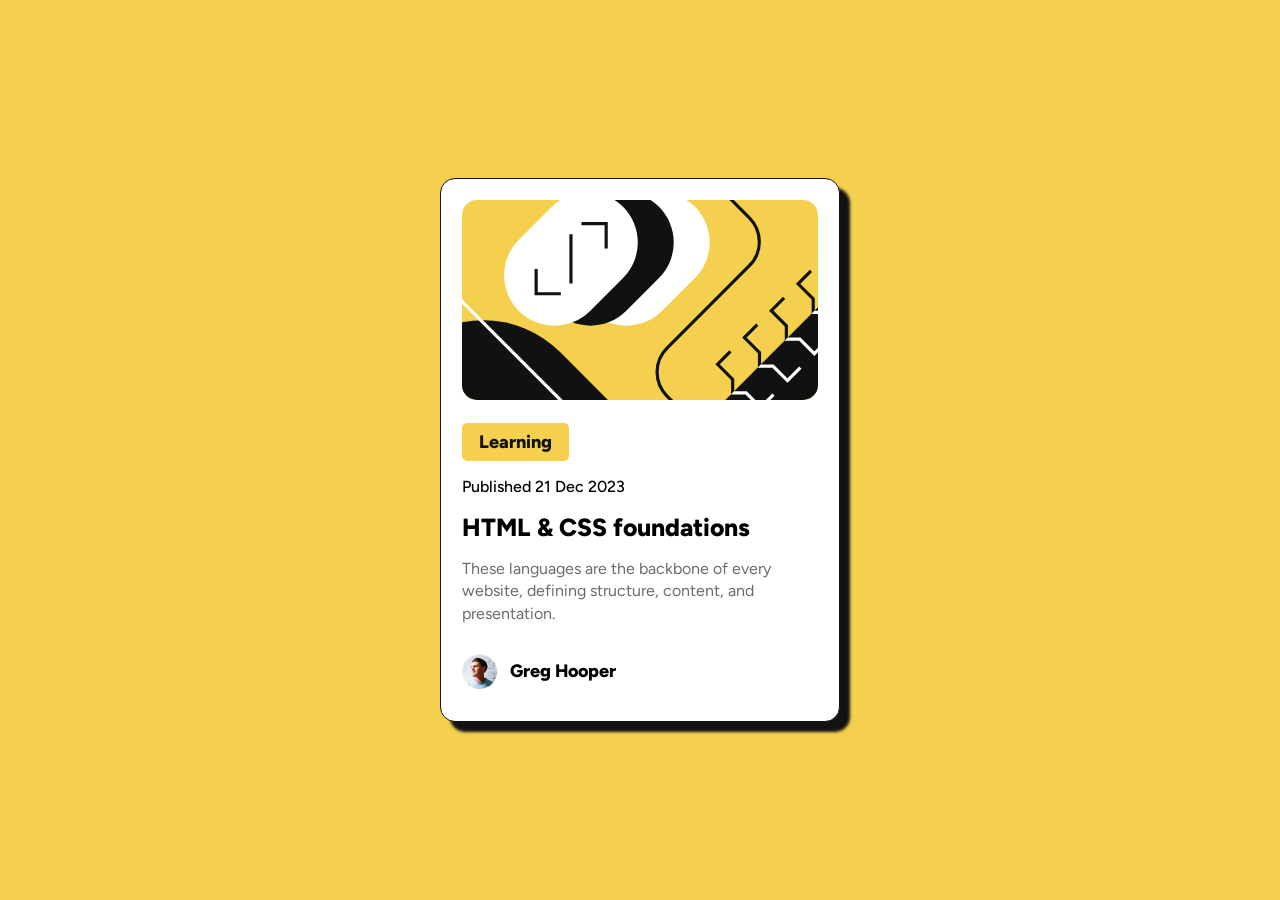
<file: blog-preview-card-main/index.html>
<!doctype html>
<html lang="en">
  <head>
    <meta charset="UTF-8" />
    <meta name="viewport" content="width=device-width, initial-scale=1.0" />
    <!-- displays site properly based on user's device -->
    <!-- Fonts -->
    <link rel="preconnect" href="https://fonts.googleapis.com" />
    <link rel="preconnect" href="https://fonts.gstatic.com" crossorigin />
    <link
      href="https://fonts.googleapis.com/css2?family=Figtree:ital,wght@0,300..900;1,300..900&family=Outfit:wght@100..900&display=swap"
      rel="stylesheet"
    />

    <link
      rel="icon"
      type="image/png"
      sizes="32x32"
      href="./assets/images/favicon-32x32.png"
    />

    <title>Frontend Mentor | Blog preview card</title>

    <link rel="stylesheet" href="style.css" />
  </head>
  <body>
    <main class="hero">
      <article class="card">
        <img src="./assets/images/illustration-article.svg" alt="image" />

        <p class="highlight">Learning</p>

        <p class="publish">Published 21 Dec 2023</p>

        <h2 class="header">HTML & CSS foundations</h2>

        <p class="text">
          These languages are the backbone of every website, defining structure,
          content, and presentation.
        </p>

        <div class="info">
          <img src="./assets/images/image-avatar.webp" alt="image 2" />
          <h3 class="info-name">Greg Hooper</h3>
        </div>
      </article>
    </main>
  </body>
</html>
</file>
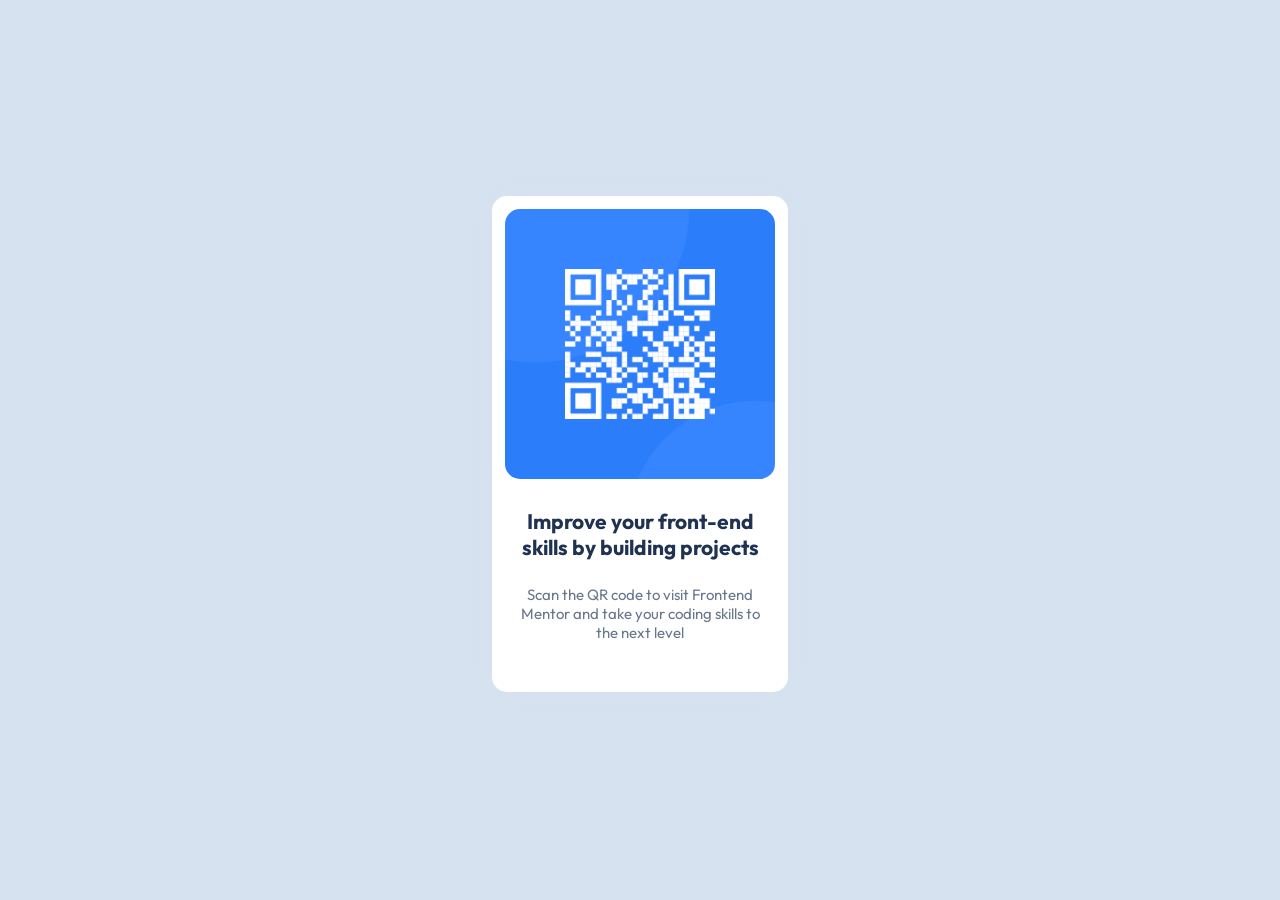
<file: qr-code-component-main/index.html>
<!doctype html>
<html lang="en">
  <head>
    <meta charset="UTF-8" />
    <meta name="viewport" content="width=device-width, initial-scale=1.0" />
    <link rel="preconnect" href="https://fonts.googleapis.com" />
    <link rel="preconnect" href="https://fonts.gstatic.com" crossorigin />
    <link
      href="https://fonts.googleapis.com/css2?family=Outfit:wght@100..900&display=swap"
      rel="stylesheet"
    />

    <!-- displays site properly based on user's device -->

    <link
      rel="icon"
      type="image/png"
      sizes="32x32"
      href="./images/favicon-32x32.png"
    />
    <link rel="stylesheet" href="style.css" />

    <title>Frontend Mentor | QR code component</title>

    <!-- Feel free to remove these styles or customise in your own stylesheet 👍 -->
  </head>
  <body>
    <main class="hero">
      <img src="./images/image-qr-code.png" alt="QR-codeImage" />
      <h2 class="hero-head">
        Improve your front-end skills by building projects
      </h2>
      <p class="hero-text">
        Scan the QR code to visit Frontend Mentor and take your coding skills to
        the next level
      </p>
    </main>
  </body>
</html>
</file>
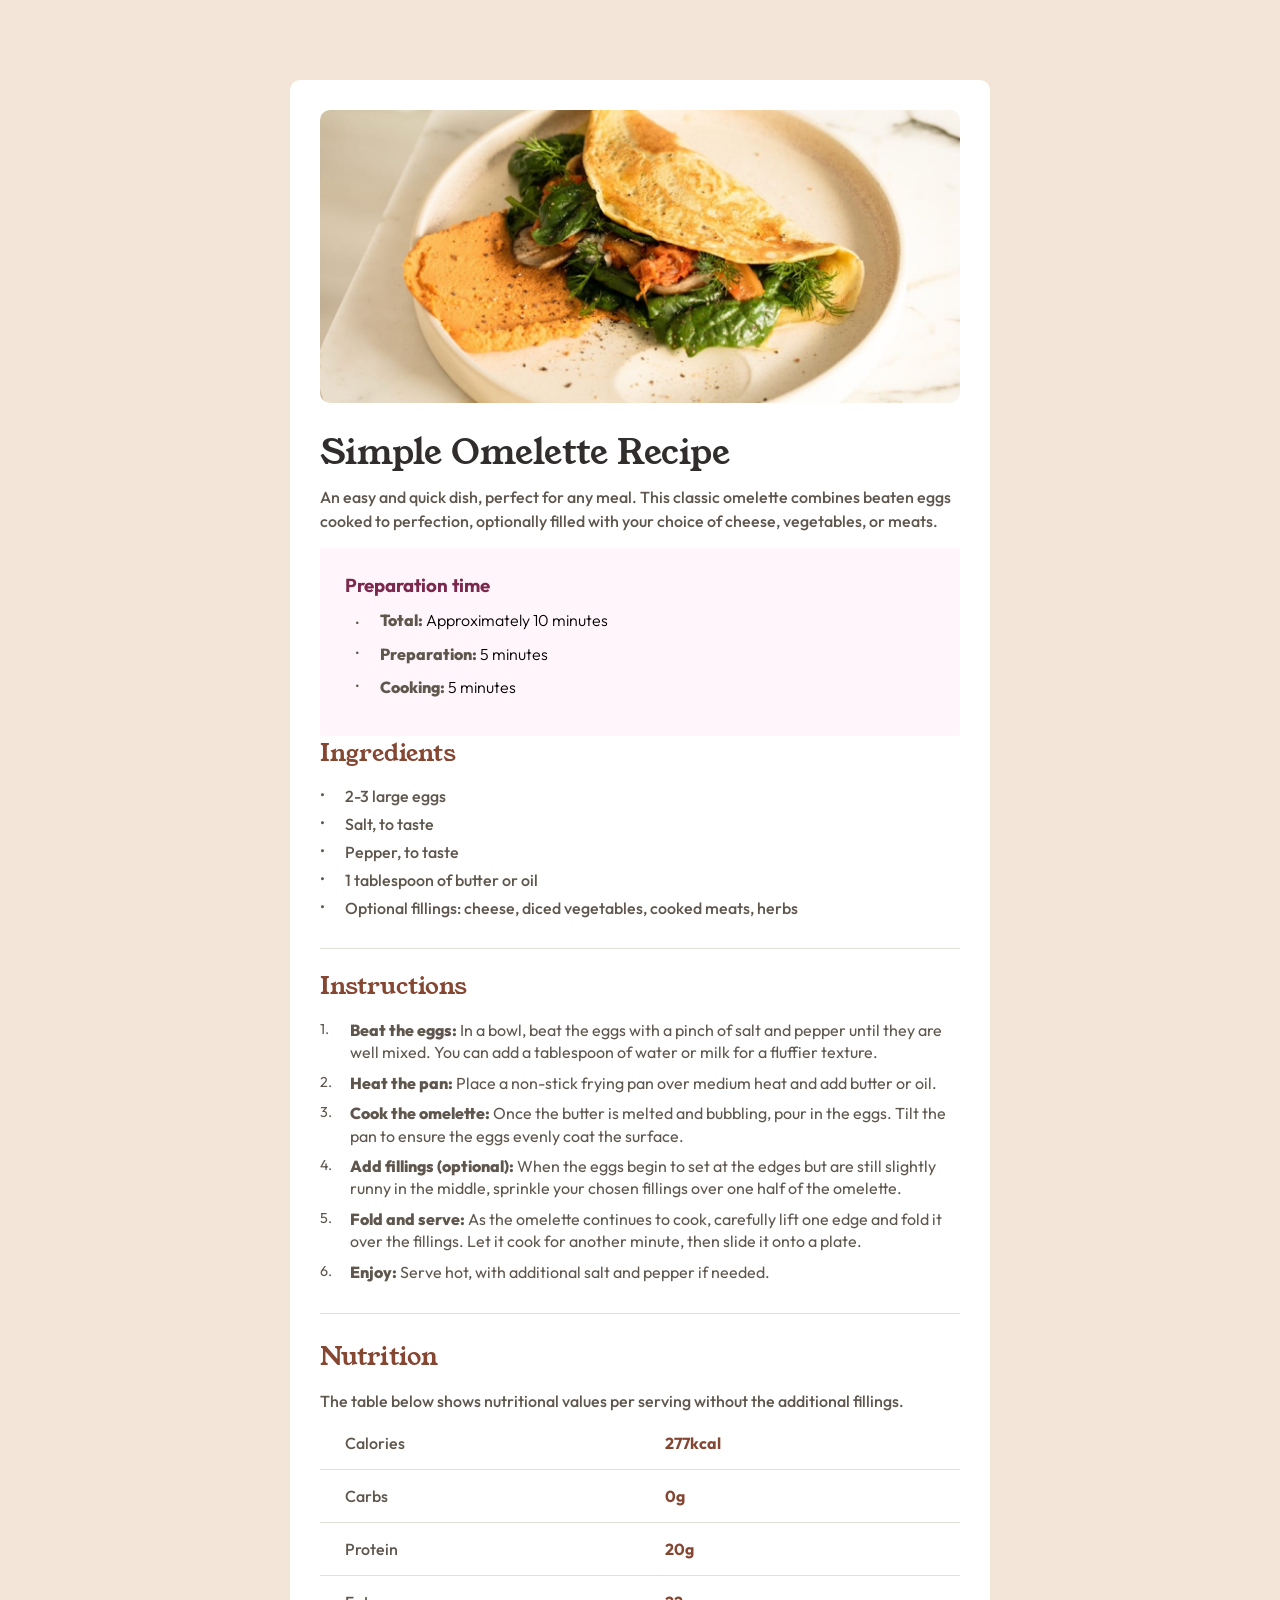
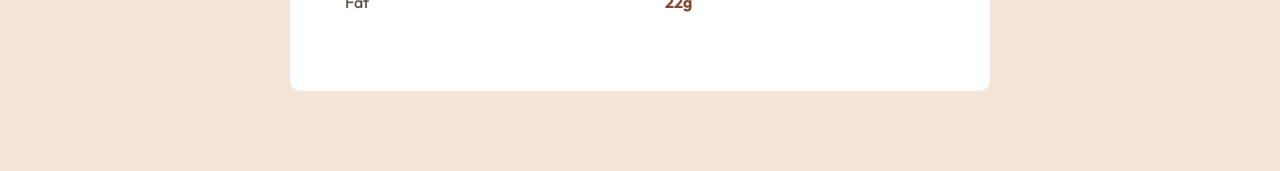
<file: recipe-page-main/index.html>
<!doctype html>
<html lang="en">
  <head>
    <meta charset="UTF-8" />
    <meta name="viewport" content="width=device-width, initial-scale=1.0" />
    <!-- displays site properly based on user's device -->

    <link
      rel="icon"
      type="image/png"
      sizes="32x32"
      href="./assets/images/favicon-32x32.png"
    />

    <link rel="preconnect" href="https://fonts.googleapis.com" />
    <link rel="preconnect" href="https://fonts.gstatic.com" crossorigin />
    <link
      href="https://fonts.googleapis.com/css2?family=Young+Serif&display=swap"
      rel="stylesheet"
    />
    <link rel="preconnect" href="https://fonts.googleapis.com" />
    <link rel="preconnect" href="https://fonts.gstatic.com" crossorigin />
    <link
      href="https://fonts.googleapis.com/css2?family=Outfit:wght@100..900&display=swap"
      rel="stylesheet"
    />

    <title>Frontend Mentor | Recipe page</title>

    <link rel="stylesheet" href="style.css" />
  </head>
  <body>
    <main class="main">
      <div class="main-container">
        <img src="./assets/images/image-omelette.jpeg" alt="image 1" />
        <article class="container">
          <article class="header">
            <h1 class="header">Simple Omelette Recipe</h1>

            <p class="details">
              An easy and quick dish, perfect for any meal. This classic
              omelette combines beaten eggs cooked to perfection, optionally
              filled with your choice of cheese, vegetables, or meats.
            </p>
          </article>

          <article class="preparation">
            <h3 class="prep-header">Preparation time</h3>

            <ul class="prep-head" role="list">
              <li class="prep-text">
                <span class="bold">Total: </span> Approximately 10 minutes
              </li>
              <li class="prep-text">
                <span class="bold">Preparation: </span> 5 minutes
              </li>
              <li class="prep-text">
                <span class="bold">Cooking: </span> 5 minutes
              </li>
            </ul>
          </article>

          <article class="ingredient">
            <h2 class="ing-head">Ingredients</h2>
            <ul class="ing-items" role="list">
              <li class="ing-item">2-3 large eggs</li>

              <li class="ing-item">Salt, to taste</li>

              <li class="ing-item">Pepper, to taste</li>

              <li class="ing-item">1 tablespoon of butter or oil</li>

              <li class="ing-item">
                Optional fillings: cheese, diced vegetables, cooked meats, herbs
              </li>
            </ul>
          </article>

          <article class="instruction">
            <h2 class="instruction-head">Instructions</h2>
            <ol class="instruction-container">
              <li class="steps">
                <span class="bold"> Beat the eggs: </span>In a bowl, beat the
                eggs with a pinch of salt and pepper until they are well mixed.
                You can add a tablespoon of water or milk for a fluffier
                texture.
              </li>

              <li class="steps">
                <span class="bold"> Heat the pan: </span>Place a non-stick
                frying pan over medium heat and add butter or oil.
              </li>

              <li class="steps">
                <span class="bold"> Cook the omelette: </span>
                Once the butter is melted and bubbling, pour in the eggs. Tilt
                the pan to ensure the eggs evenly coat the surface.
              </li>

              <li class="steps">
                <span class="bold"> Add fillings (optional): </span>When the
                eggs begin to set at the edges but are still slightly runny in
                the middle, sprinkle your chosen fillings over one half of the
                omelette.
              </li>

              <li class="steps">
                <span class="bold"> Fold and serve: </span>As the omelette
                continues to cook, carefully lift one edge and fold it over the
                fillings. Let it cook for another minute, then slide it onto a
                plate.
              </li>

              <li class="steps">
                <span class="bold"> Enjoy: </span>Serve hot, with additional
                salt and pepper if needed.
              </li>
            </ol>
          </article>

          <article class="nutrition">
            <h3 class="header">Nutrition</h3>
            <p class="nutri-details">
              The table below shows nutritional values per serving without the
              additional fillings.
            </p>

            <dl class="description-list">
              <dt class="description-term">Calories</dt>
              <dd class="description-details">277kcal</dd>

              <dt class="description-term">Carbs</dt>
              <dd class="description-details">0g</dd>

              <dt class="description-term">Protein</dt>
              <dd class="description-details">20g</dd>

              <dt class="description-term">Fat</dt>
              <dd class="description-details">22g</dd>
            </dl>
          </article>
        </article>
      </div>
    </main>
  </body>
</html>
</file>
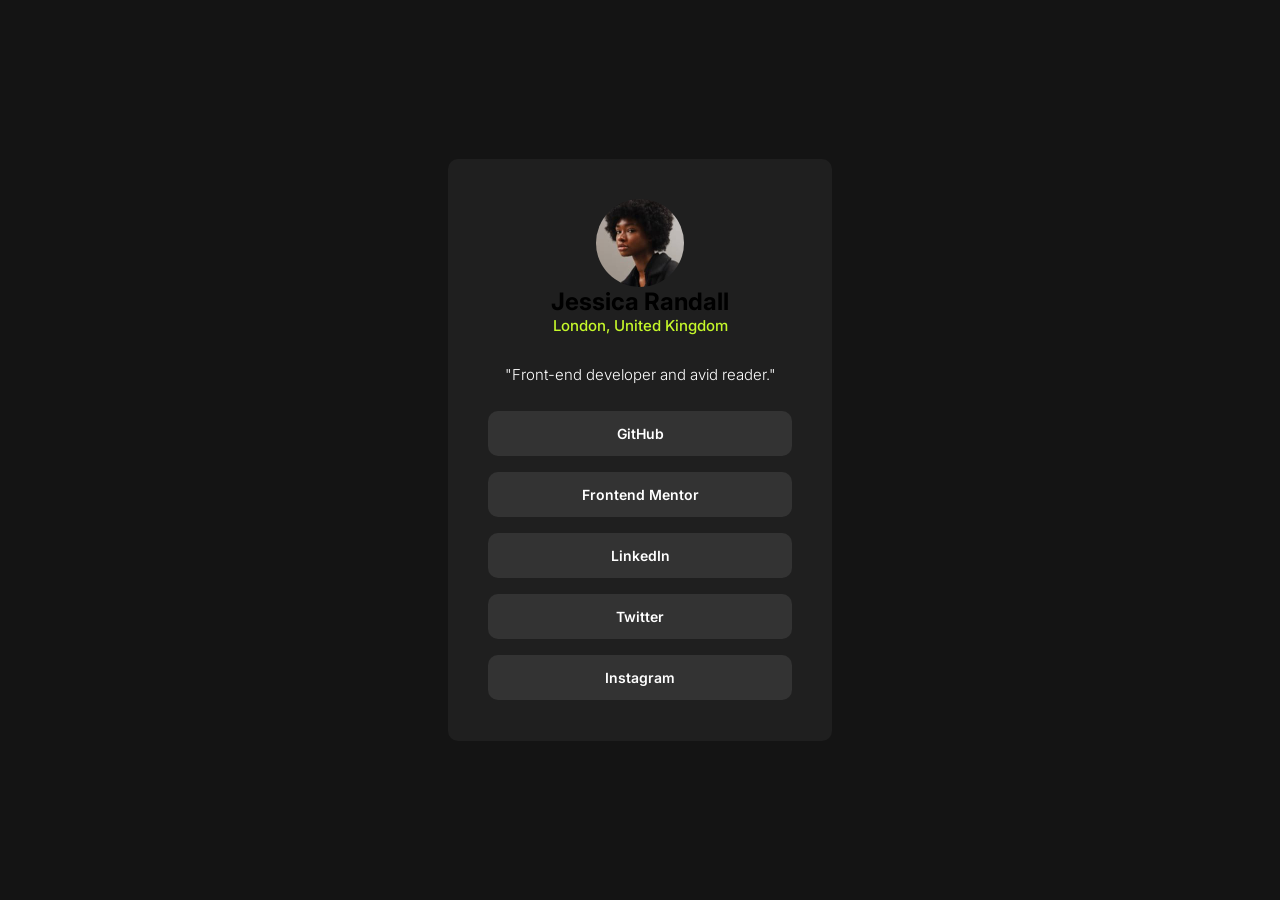
<file: social-links-profile-main/index.html>
<!doctype html>
<html lang="en">
  <head>
    <meta charset="UTF-8" />
    <meta name="viewport" content="width=device-width, initial-scale=1.0" />
    <!-- displays site properly based on user's device -->
    <link rel="preconnect" href="https://fonts.googleapis.com" />
    <link rel="preconnect" href="https://fonts.gstatic.com" crossorigin />
    <link
      href="https://fonts.googleapis.com/css2?family=Inter:ital,opsz,wght@0,14..32,100..900;1,14..32,100..900&display=swap"
      rel="stylesheet"
    />

    <link
      rel="icon"
      type="image/png"
      sizes="32x32"
      href="./assets/images/favicon-32x32.png"
    />
    <link rel="stylesheet" href="style.css" />

    <title>Frontend Mentor | Social links profile</title>
  </head>
  <body>
    <main class="main">
      <article class="card">
        <img
          src="./assets/images/avatar-jessica.jpeg"
          alt="Jessica Randall's profile photo"
        />

        <h1 class="card-name">Jessica Randall</h1>
        <p class="location">London, United Kingdom</p>
        <p class="about">"Front-end developer and avid reader."</p>

        <nav aria-label="Social links">
          <ul class="links">
            <li>
              <a href="https://github.com/PriestEmma">GitHub</a>
            </li>
            <li>
              <a href="https://www.frontendmentor.io/profile/PriestEmma"
                >Frontend Mentor</a
              >
            </li>
            <li>
              <a href="https://www.linkedin.com/in/emmanuelessien11223344"
                >LinkedIn</a
              >
            </li>

            <li><a href="#">Twitter</a></li>

            <li><a href="#">Instagram</a></li>
          </ul>
        </nav>
      </article>
    </main>
  </body>
</html>
</file>
<file: blog-preview-card-main/style.css>
* {
  padding: 0;
  margin: 0;
  box-sizing: border-box;
}

:root {
  --yellow: hsl(47, 88%, 63%);
  --primar-color: hsl(0, 0%, 100%);

  --gray-500: hsl(0, 0%, 42%);

  --gray-950: hsl(0, 0%, 7%);
}

body {
  font-family: 'figtree', sans-serif;
}

img {
  width: 100%;
  height: auto;
  border-radius: 15px;
}

.hero {
  background: var(--yellow);
  height: 100vh;
  height: 100dvh;
  display: grid;
  grid-template-columns: 1fr;
  place-items: center;
  padding: 1.5rem;
}

.card {
  background: var(--primar-color);
  padding: 1.3rem;
  border-radius: 15px;
  border: 1px solid var(--gray-950);
  box-shadow: 10px 10px 3px var(--gray-950);

  img {
    aspect-ratio: 16 / 9;
    height: 200px;
    object-fit: cover;
  }
}

.highlight {
  background: var(--yellow);
  color: var(--gray-950);
  padding: 8px;
  font-size: clamp(1rem, calc(2vw + 0.4rem), 1.125rem);
  border-radius: 5px;
  text-align: center;
  font-weight: 800;
  width: 35%;
  margin: 1.2rem 0 1rem;
}

.publish {
  font-weight: 500;
  margin-bottom: 1rem;
  font-size: clamp(0.95rem, calc(2vw + 0.3rem), 1rem);
}

.header {
  font-weight: 800;
  font-size: clamp(1.3rem, calc(4vw + 0.3rem), 1.55rem);
  margin-bottom: 1rem;
  cursor: pointer;
}

.header:active {
  color: var(--yellow);
}

.text {
  color: var(--gray-500);
  line-height: 1.4;
  margin-bottom: 0.5rem;
}

.info {
  display: flex;
  gap: 0.8rem;
  align-items: center;
  margin: 1.8rem 0 0.7rem;

  img {
    width: 35px;
    height: 35px;
  }
}

.info h3 {
  font-weight: 800;
  font-size: clamp(1rem, calc(2vw + 0.3rem), 1.125rem);
}

.attribution {
  font-size: 0.6875rem;
  text-align: center;
}
.attribution a {
  color: hsl(228, 45%, 44%);
}

@media (min-width: 560px) {
  .card {
    max-width: 400px;
  }

  .highlight {
    width: 30%;
  }
}
</file>
<file: qr-code-component-main/style.css>
* {
  padding: 0;
  margin: 0;
  box-sizing: 0;
}

:root {
  --bg-primary: hsl(0, 0%, 100%);
  --slate-300: hsl(212, 45%, 89%);
  --slate-500: hsl(216, 15%, 48%);
  --slate-900: hsl(218, 44%, 22%);
}

body {
  font-family: 'Outfit', sans-serif;
  font-size: 15px;
  background-color: var(--slate-300);
  max-width: 1440px;
  height: 100vh;
  height: 100dvh;
  display: grid;
  grid-template-rows: 1fr auto;
}

h2 {
  font-size: 21px;
  font-weight: 700;
  text-align: center;
  color: var(--slate-900);
  margin-top: 25px;
  padding: 0 10px;
}

p {
  text-align: center;
  margin: 25px 0 20px;
  padding: 0 10px;
  color: var(--slate-500);
}

img {
  width: 100%;
  border-radius: 15px;
}

.attribution {
  font-size: 0.6875rem;
  text-align: center;
}

.attribution a {
  color: hsl(228, 45%, 44%);
}

.hero {
  max-width: 270px;
  height: 470px;
  padding: 13px;
  margin-bottom: 12px;
  background: var(--bg-primary);
  border-radius: 15px;
  align-self: center;
  justify-self: center;
  box-shadow: 0px 0px 20px var(--slate-300);
}

@media (max-width: 375px) {
  body {
    padding: 5px;
  }
}
</file>
<file: recipe-page-main/style.css>
*,
*::before,
*::after {
  padding: 0;
  margin: 0;
  box-sizing: border-box;
}

:root {
  --White: hsl(0, 0%, 100%);
  --Stone-100: hsl(30, 54%, 90%);
  --Stone-150: hsl(30, 18%, 87%);
  --Stone-600: hsl(30, 10%, 34%);
  --Stone-900: hsl(24, 5%, 18%);

  --Brown-800: hsl(14, 45%, 36%);

  --Rose-800: hsl(332, 51%, 32%);
  --Rose-50: hsl(330, 100%, 98%);

  /* font-family:  */
  --outfit: 'Outfit', sans-serif;
  --young: 'Young Serif', sans-serif;

  /* text-sizes */
  --text-5: 0.3125rem; /* 5px */
  --text-10: 0.625rem; /* 10px */
  --text-15: 0.9375rem; /* 15px */
  --text-16: 1rem; /* 16px */
  --text-20: 1.25rem; /* 20px */
  --text-25: 1.5625rem; /* 25px */
  --text-28: 1.75rem; /* 28px */
  --text-30: 1.875rem; /* 30px */
  --text-32: 2rem; /* 32px */
  --text-35: 2.1875rem; /* 35px */
  --text-40: 2.5rem; /* 40px */
}

body,
html {
  font-family: var(--outfit);
}

h1,
h2 {
  font-family: var(--young);
}

h3,
h2 {
  font-weight: 400;
}

ul,
ol {
  list-style: none;
}

li {
  padding-inline-start: var(--text-25);
  position: relative;
}

li::before {
  content: '•';
  position: absolute;
  left: 0;
  font-size: min(1.5rem, 90%);
  color: var(--Stone-600);
}

img {
  max-width: 100%;
  display: block;
}

.container {
  padding: var(--text-32) var(--text-25) var(--text-25);
}

/* Main Container */
.main-container {
  max-width: 31.25rem;
  background: var(--White);
}

.main-container h1 {
  font-size: clamp(var(--text-30), calc(4vw + 1rem), var(--text-35));
  color: var(--Stone-900);
  font-weight: 500;
  line-height: 1;
}

.main-container p {
  margin-block: var(--text-15);
  color: var(--Stone-600);
  font-weight: 500;
  line-height: 1.5;
}

/* Preparation */

.preparation {
  /* margin: var(--text-20); */
  padding: var(--text-25);
  background: var(--Rose-50);
}

.preparation h3 {
  color: var(--Rose-800);
  font-weight: 700;
}

.preparation li {
  margin-block: 0.85rem;
  font-weight: 300;
}

.preparation ul li:nth-of-type(1)::before {
  top: 20%;
}

.preparation ul {
  padding-inline-start: var(--text-10);
}

/* Ingredient */

.ingredient h2 {
  color: var(--Brown-800);
}

.ingredient ul {
  margin-block: var(--text-16);
  border-bottom: 1px solid var(--Stone-150);
}

.ingredient ul li {
  margin-block: 0.5rem;
  font-weight: 500;
  color: var(--Stone-600);
}

.ingredient ul li:last-of-type {
  margin-bottom: var(--text-30);
}

/* Instruction  */

.instruction {
  margin-block: var(--text-20);
}

.instruction h2 {
  color: var(--Brown-800);
}

.instruction ol {
  margin-block: 1rem var(--text-30);
  counter-reset: item;
}

.instruction ol li {
  position: relative;
  padding-inline-start: var(--text-30);
  color: var(--Stone-600);
  counter-increment: item;
  line-height: 1.4;
  margin-block: 0.5rem;
}

.instruction ol li::before {
  content: counter(item) '.'; /* prints 1. 2. 3. */
  position: absolute;
  left: 0;
}

/* Nutrition */
.nutrition h3 {
  color: var(--Brown-800);
  font-size: var(--text-25);
  font-family: var(--young);
  padding-top: var(--text-25);
  border-top: 1px solid var(--Stone-150);
}

.nutrition p {
  font-size: var(--text-16);
  color: var(--Stone-600);
}

.nutrition dl {
  display: grid;
  grid-template: repeat(4, 1fr) / repeat(2, 1fr);
  row-gap: var(--text-16);
  margin-block: var(--text-20) 0;
}

.nutrition dd {
  color: var(--Brown-800);
  font-weight: 700;
}

.nutrition dt,
.nutrition dd {
  padding-inline: var(--text-25);
  border-bottom: 1px solid var(--Stone-150);
  padding-block: 0 var(--text-16);
}

.nutrition dt:nth-of-type(4),
.nutrition dd:nth-of-type(4) {
  border-bottom: none;
}

.nutrition dt {
  color: var(--Stone-600);
  font-weight: 500;
}

/* Custom Properties */
.bold {
  font-weight: 800;
  color: var(--Stone-600);
}

@media (min-width: 31.25rem) {
  img {
    border-radius: 10px;
  }

  .main {
    padding: 5rem 0;
    display: flex;
    justify-content: center;
    background: var(--Stone-100);
  }

  .container {
    padding: var(--text-32) 0;
  }

  .main .main-container {
    padding: var(--text-30);
    border-radius: 10px;
    max-width: min(90%, 700px);
  }
}
</file>
<file: social-links-profile-main/style.css>
*,
*::before,
*::after {
  padding: 0;
  margin: 0;
  box-sizing: border-box;
}

:root {
  --green: hsl(75, 94%, 57%);
  --white: hsl(0, 0%, 100%);
  --grey-700: hsl(0, 0%, 20%);
  --grey-800: hsl(0, 0%, 12%);
  --grey-900: hsl(0, 0%, 8%);
}

a {
  text-decoration: none;
  color: var(--white);
  font-weight: 600;
  font-size: 0.875rem;
  padding: 0.875rem;
  display: block;
  background: var(--grey-700);
  border-radius: 10px;
  cursor: pointer;
}

li {
  list-style: none;
}

a:hover {
  background: var(--green);
  color: var(--grey-900);
}

a:focus-visible {
  outline: 2px solid var(--green);
  outline-offset: 3px;
}

body,
html {
  font-family: 'inter', sans-serif;
}

.main {
  min-height: 100vh;
  min-height: 100dvh;
  background: var(--grey-900);
  padding: 0rem 2rem;
  display: flex;
  justify-content: center;
  align-items: center;

  img {
    width: 5.5rem;
    height: 5.5rem;
    display: block;
    margin: 0 auto;
    border-radius: 50%;
  }
}

.main h2 {
  color: var(--white);
  font-weight: 600;
  font-size: 1.5625rem;
  margin-block: 1.9375rem 0.6rem;
}

.main p.location {
  color: var(--green);
  font-weight: 500;
  font-size: 0.9375rem;
}

.main p.about {
  color: var(--white);
  font-size: 0.9375rem;
  margin: 1.875rem 0 1.65rem;
  font-weight: 300;
}

.main .card {
  background: var(--grey-800);
  border-radius: 10px;
  max-width: 24rem;
  width: 100%;
  margin-inline: auto;
  padding-inline: 2.5rem;
  padding-block: 2.55rem 1.4rem;
  text-align: center;
}

.main .links {
  display: flex;
  width: 100%;
  flex-direction: column;
  margin-block: 1.2rem;
  gap: 1rem;
}
</file>
